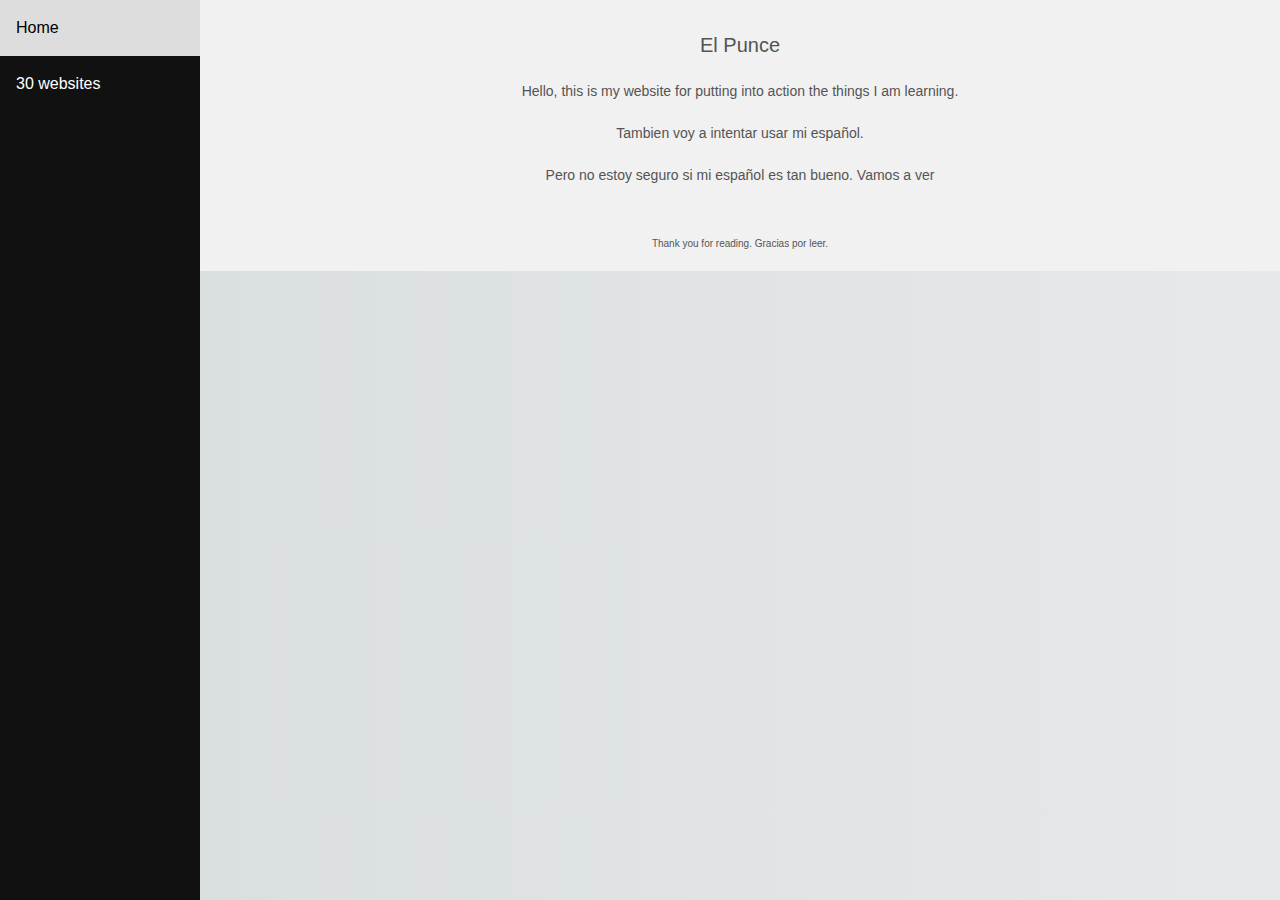
<file: index.html>
<!DOCTYPEhtml>
<html>
    <head>
        <link rel="stylesheet" href="main.css">
        <meta charset="utf-8">
        <meta name="home page" content="Home Page of El Punce">
        <title>El Punce</title>
    </head>
    <body>
    <div class="sidenav">
        <a href="index.html">Home</a>
        <a href="30in30.html">30 websites</a>
    </div>
    <div class="main">
        <div class="header">
            El Punce
            <div class="description"><br />Hello, this is my website for putting into action the things I am learning. <br /><br />Tambien voy a intentar usar mi español. <br /><br />Pero no estoy seguro si mi español es tan bueno. Vamos a ver</div>
        </div>
        <div class="left">
        </div>
        <div class="middle">
        </div>
        <div class="footer">
            <p>Thank you for reading. Gracias por leer.</p>
        </div>
    </div>
    </body>
</html>
</file>
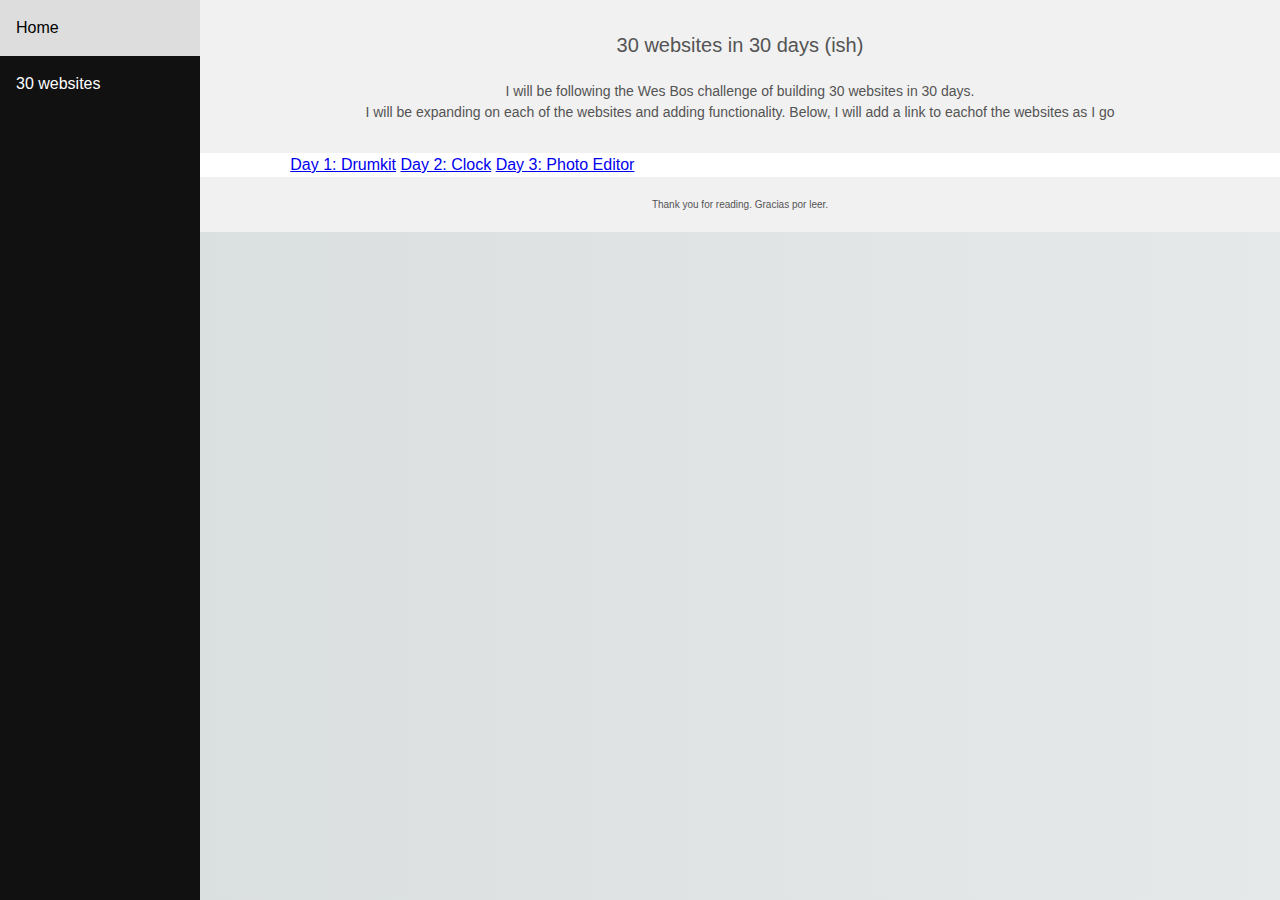
<file: 30in30.html>
<!DOCTYPEhtml>
<html>
    <head>
        <link rel="stylesheet" href="main.css">
        <meta charset="utf-8">
        <meta name="home page" content="Home Page of El Punce">
        <title>El Punce</title>
    </head>
    <body>
    <div class="sidenav">
        <a href="index.html">Home</a>
        <a href="30in30.html">30 websites</a>
    </div>
    <div class="main">
        <div class="header">
            30 websites in 30 days (ish)
            <div class="description"><br />I will be following the Wes Bos challenge of building 30 websites in 30 days.<br />I will be expanding on each of the websites and adding functionality. Below, I will add a link to eachof the websites as I go</div>
        </div>
        <div class="left">
        </div>
        <div class="middle">
            <a href="index-drumkit.html"> Day 1: Drumkit</a>
            <a href="index-clock.html"> Day 2: Clock</a>
            <a href="index-photoeditor.html"> Day 3: Photo Editor</a>
        </div>
        <div class="footer">
            <p>Thank you for reading. Gracias por leer.</p>
        </div>
    </div>  
    </body>
</html>
</file>
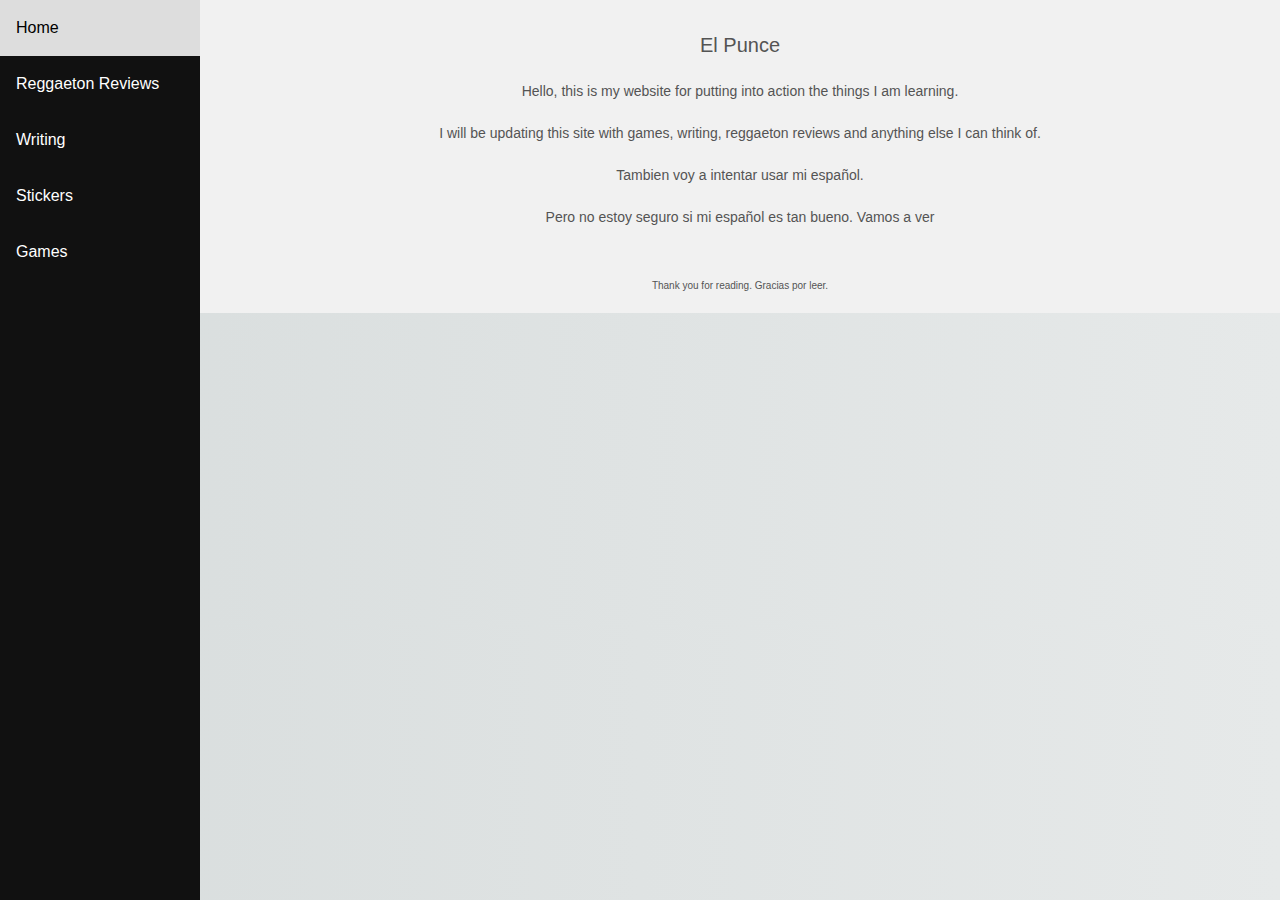
<file: home.html>
<!DOCTYPEhtml>
<html>
    <head>
        <link rel="stylesheet" href="main.css">
        <meta charset="utf-8">
        <meta name="home page" content="Home Page of El Punce">
        <title>El Punce</title>
    </head>
    <body>
    <div class="sidenav">
        <a href="home.html">Home</a>
        <a href="reggaetonreviews.html">Reggaeton Reviews</a>
        <a href="home.html">Writing</a>
        <a href="home.html">Stickers</a>
        <a href="home.html">Games</a>
    </div>
    <div class="main">
        <div class="header">
            El Punce
            <div class="description"><br />Hello, this is my website for putting into action the things I am learning. <br /><br />I will be updating this site with games, writing, reggaeton reviews and anything else I can think of. <br /><br />Tambien voy a intentar usar mi español. <br /><br />Pero no estoy seguro si mi español es tan bueno. Vamos a ver</div>
        </div>
        <div class="left">
        </div>
        <div class="middle">
        </div>
        <div class="footer">
            <p>Thank you for reading. Gracias por leer.</p>
        </div>
    </div>
    </body>
</html>
</file>
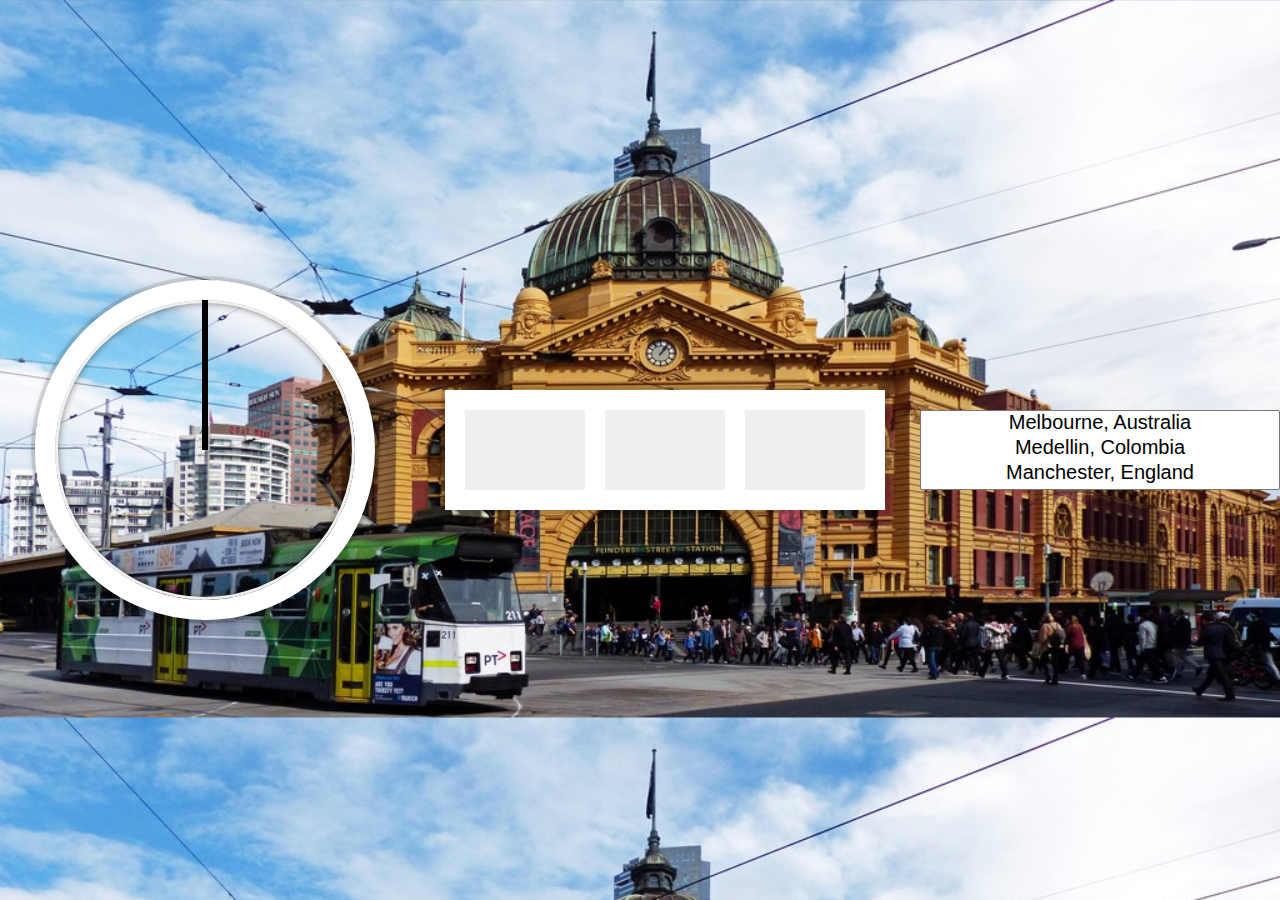
<file: index-clock.html>
<!DOCTYPE html>
<html lang="en">
<head>
  <meta charset="UTF-8">
  <title>Clock</title>
</head>
<body>

    <div class="clock">
      <div class="clock-face">
        <div class="hand hour-hand"></div>
        <div class="hand min-hand"></div>
        <div class="hand second-hand"></div>
      </div>
    </div>

    <div class="threebox">
        <div id="hours" class="clock-box"></div>
        <div id="minutes" class="clock-box"></div>
        <div id="seconds" class="clock-box"></div>
    </div>
    
    <div>
        <select id="timezone" size = "3" class="select-box">
            <option value=aus>Melbourne, Australia</option>
            <option value=col>Medellin, Colombia</option>
            <option value=eng>Manchester, England</option>
        </select>
    </div>    
           
    


  <style>
    html {
      
      background-size: cover;
      font-family: 'helvetica neue';
      text-align: center;
      font-size: 10px;
    }

    body {
        background: #018DED url("pictures/melbourne.jpg");
        background-size: 100%;
      margin: 0;
      font-size: 2rem;
      display: flex;
      flex: 1;
      min-height: 100vh;
      align-items: center;
    }

    .clock {
    float: left;
      width: 30rem;
      height: 30rem;
      border: 20px solid white;
      border-radius: 50%;
      margin: 50px auto;
      position: relative;
      padding: 0rem;
      box-shadow:
        0 0 0 4px rgba(0,0,0,0.1),
        inset 0 0 0 3px #EFEFEF,
        inset 0 0 10px black,
        0 0 10px rgba(0,0,0,0.2);
    }

    .clock-face {
      position: relative;
      width: 100%;
      height: 100%;
      transform: translateY(-3px); /* account for the height of the clock hands */
    }

    .hand {
      width: 50%;
      height: 6px;
      background: black;
      position: absolute;
      top: 50%;
      transform-origin: 100%;
      transform: rotate(90deg);
      transition: all 0.05s;
      transition-timing-function: cubic-bezier(0.1, 3, 0.5, 1);
    }

    .threebox {
      width: 42rem;
      float: left;
      height: 10rem;
      border: 10px solid white;
      margin: 50px auto;
      position: relative;
      padding: 0rem;
      box-shadow:
        0 0 0 4px rgba(0,0,0,0.1),
        inset 0 0 0 3px #EFEFEF,
        inset 0 0 10px black,
        0 0 10px rgba(0,0,0,0.2);
    }

    .clock-box {
      width: 12rem;
      background: #EFEFEF;
      height: 8rem;
      border: 10px solid white;
      float: left;
      text-align: center;
      font-size: 7rem;
    }

    .select-box {
      width: 36rem;
      height: 8rem;
      font-size: 2rem;
      text-align: center;
      margin: 0 auto;
    }

  </style>

  <script>
    const secondHand = document.querySelector('.second-hand');
    const minuteHand = document.querySelector('.min-hand');
    const hourHand = document.querySelector('.hour-hand');
    var currentTimezone = document.getElementById("timezone");
    var body = document.getElementsByTagName("body")[0];

    function setDate() {
        var degreesAdjustment = 0;
        var hoursAdjustment = 0;
        const now = new Date();

        if(timezone.value == "aus") {
            degreesAdjustment = 0;
            hoursAdjustment = 0;
            body.style.backgroundImage = `url("pictures/melbourne.jpg")`;
        }
        else if(timezone.value == "eng") {
            degreesAdjustment = 135;
            hoursAdjustment = -9;
            body.style.backgroundImage = `url("pictures/england.jpg")`;
        }
        else if(timezone.value == "col") {
            degreesAdjustment = 225;
            hoursAdjustment = -15;
            body.style.backgroundImage = `url("pictures/medellin.jpg")`;
        }

        const seconds = now.getSeconds();
        const secondsDegrees = ((seconds / 60) * 360) + 90;
        secondHand.style.transform = `rotate(${secondsDegrees}deg)`;
        var secondsDigital = document.getElementById("seconds");
        secondsDigital.innerHTML = seconds;

        const minutes = now.getMinutes();
        const minutesDegrees = ((minutes / 60) * 360) + 90;
        minuteHand.style.transform = `rotate(${minutesDegrees}deg)`;
        var minutesDigital = document.getElementById("minutes");
        minutesDigital.innerHTML = minutes;
      
        var hours = now.getHours();
        if((hours + hoursAdjustment) < 0) {
            hours = 24 + hours + hoursAdjustment;
        }
        else {
            hours = hours + hoursAdjustment;
        }
        const hoursDegrees = ((hours / 12) * 360) + 90 + degreesAdjustment;
        hourHand.style.transform = `rotate(${hoursDegrees}deg)`;
        var hoursDigital = document.getElementById("hours");
        hoursDigital.innerHTML = hours;

        console.log(seconds);
        console.log(minutes);
        console.log(hours);
        console.log(timezone.value);
        console.log(body.style.backgroundImage);

    }
    
    setInterval(setDate, 1000);
    
  </script>
</body>
</html>
</file>
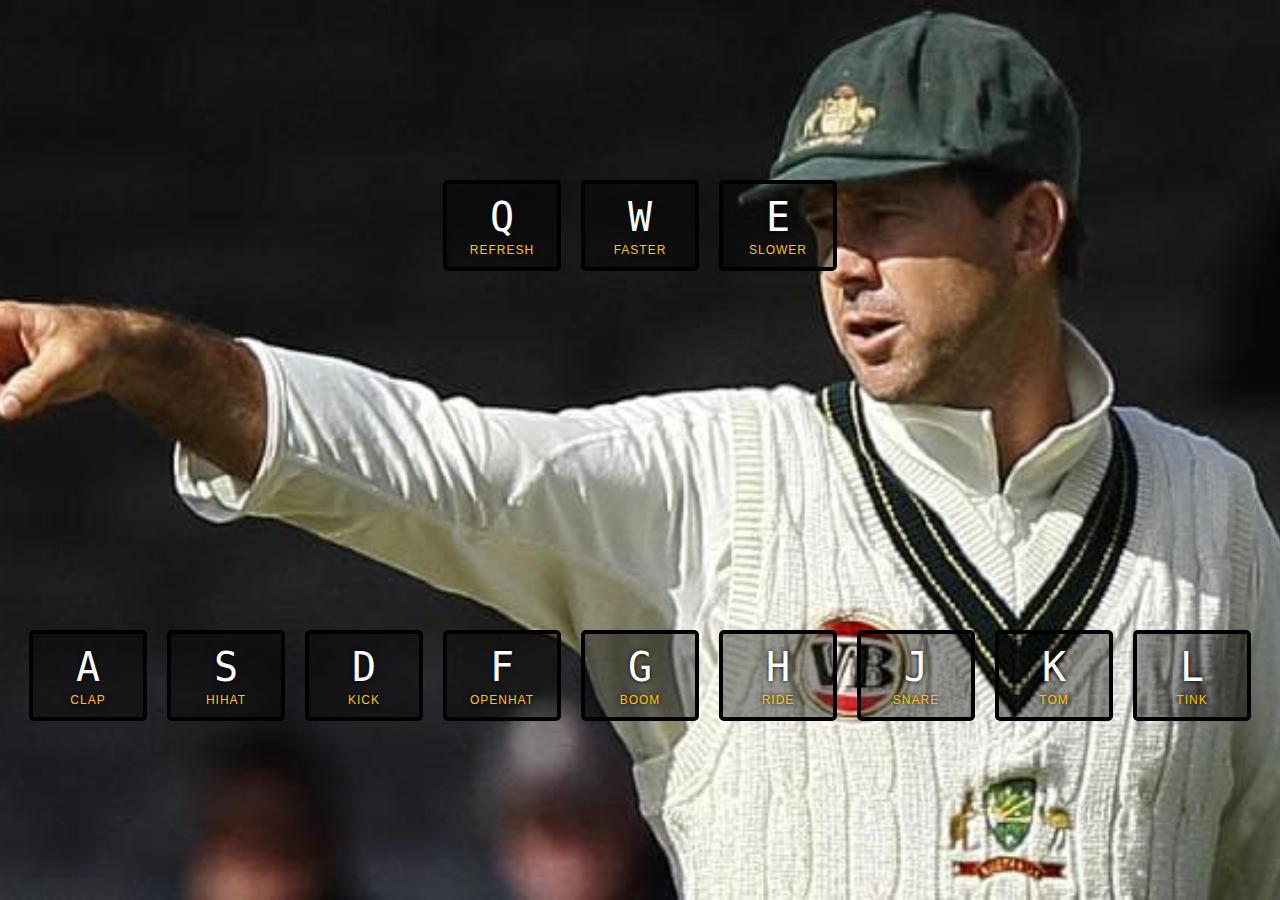
<file: index-drumkit.html>
<!DOCTYPE html>
<html lang="en">
<head>
  <meta charset="UTF-8">
  <title>JS Drum Kit</title>
  <link rel="stylesheet" href="drumkitStyle.css">
</head>
<body>

  <div class="keys">
    <div data-key="81" class="key">
        <kbd>Q</kbd>
        <span class="sound">Refresh</span>
    </div>
    <div data-key="87" class="key">
        <kbd>W</kbd>
        <span class="sound">Faster</span>
    </div>
    <div data-key="69" class="key">
        <kbd>E</kbd>
        <span class="sound">Slower</span>
    </div>
  </div>

      
  <div class="keys">
    <div data-key="65" class="key">
      <kbd>A</kbd>
      <span class="sound">clap</span>
    </div>
    <div data-key="83" class="key">
      <kbd>S</kbd>
      <span class="sound">hihat</span>
    </div>
    <div data-key="68" class="key">
      <kbd>D</kbd>
      <span class="sound">kick</span>
    </div>
    <div data-key="70" class="key">
      <kbd>F</kbd>
      <span class="sound">openhat</span>
    </div>
    <div data-key="71" class="key">
      <kbd>G</kbd>
      <span class="sound">boom</span>
    </div>
    <div data-key="72" class="key">
      <kbd>H</kbd>
      <span class="sound">ride</span>
    </div>
    <div data-key="74" class="key">
      <kbd>J</kbd>
      <span class="sound">snare</span>
    </div>
    <div data-key="75" class="key">
      <kbd>K</kbd>
      <span class="sound">tom</span>
    </div>
    <div data-key="76" class="key">
      <kbd>L</kbd>
      <span class="sound">tink</span>
    </div>
  </div>

  <audio data-key="65" src="sounds/clap.wav"></audio>
  <audio data-key="83" src="sounds/hihat.wav"></audio>
  <audio data-key="68" src="sounds/kick.wav"></audio>
  <audio data-key="70" src="sounds/openhat.wav"></audio>
  <audio data-key="71" src="sounds/boom.wav"></audio>
  <audio data-key="72" src="sounds/ride.wav"></audio>
  <audio data-key="74" src="sounds/snare.wav"></audio>
  <audio data-key="75" src="sounds/tom.wav"></audio>
  <audio data-key="76" src="sounds/tink.wav"></audio>

<script>

  function removeTransition(e) {
    if (e.propertyName !== 'transform') return;
    e.target.classList.remove('playing');
  }
  
  function playSound(e) {
    console.log(e);
    var recurringSound = function() {
        const audio = document.querySelector(`audio[data-key="${e.keyCode}"]`);
        const key = document.querySelector(`.key[data-key="${e.keyCode}"]`);
        if(e.keyCode == 81) {
            location.reload();
        }
        if(soundOn = true) {
            if(!audio) return;
            key.classList.add('playing');
            audio.currentTime = 0;
            audio.play();
            setTimeout(recurringSound, speed); 
        }
        else {
            return;
        }      
    }
    recurringSound();
  };

  function changeSpeed(e) {
    const modifier = document.querySelector(`.key[data-key="${e.keyCode}"]`);
    if (e.keyCode == 87) {
        speed = speed / 1.1;
    } 
    else if (e.keyCode == 69) {
        speed = speed * 1.1;
    }
    else {
        return;
    }
  }

  var speed = 1000;
  const keys = Array.from(document.querySelectorAll('.key'));
  keys.forEach(key => key.addEventListener('transitionend', removeTransition));
  window.addEventListener('keydown', playSound);
  window.addEventListener('keydown', changeSpeed);

</script>


</body>
</html>
</file>
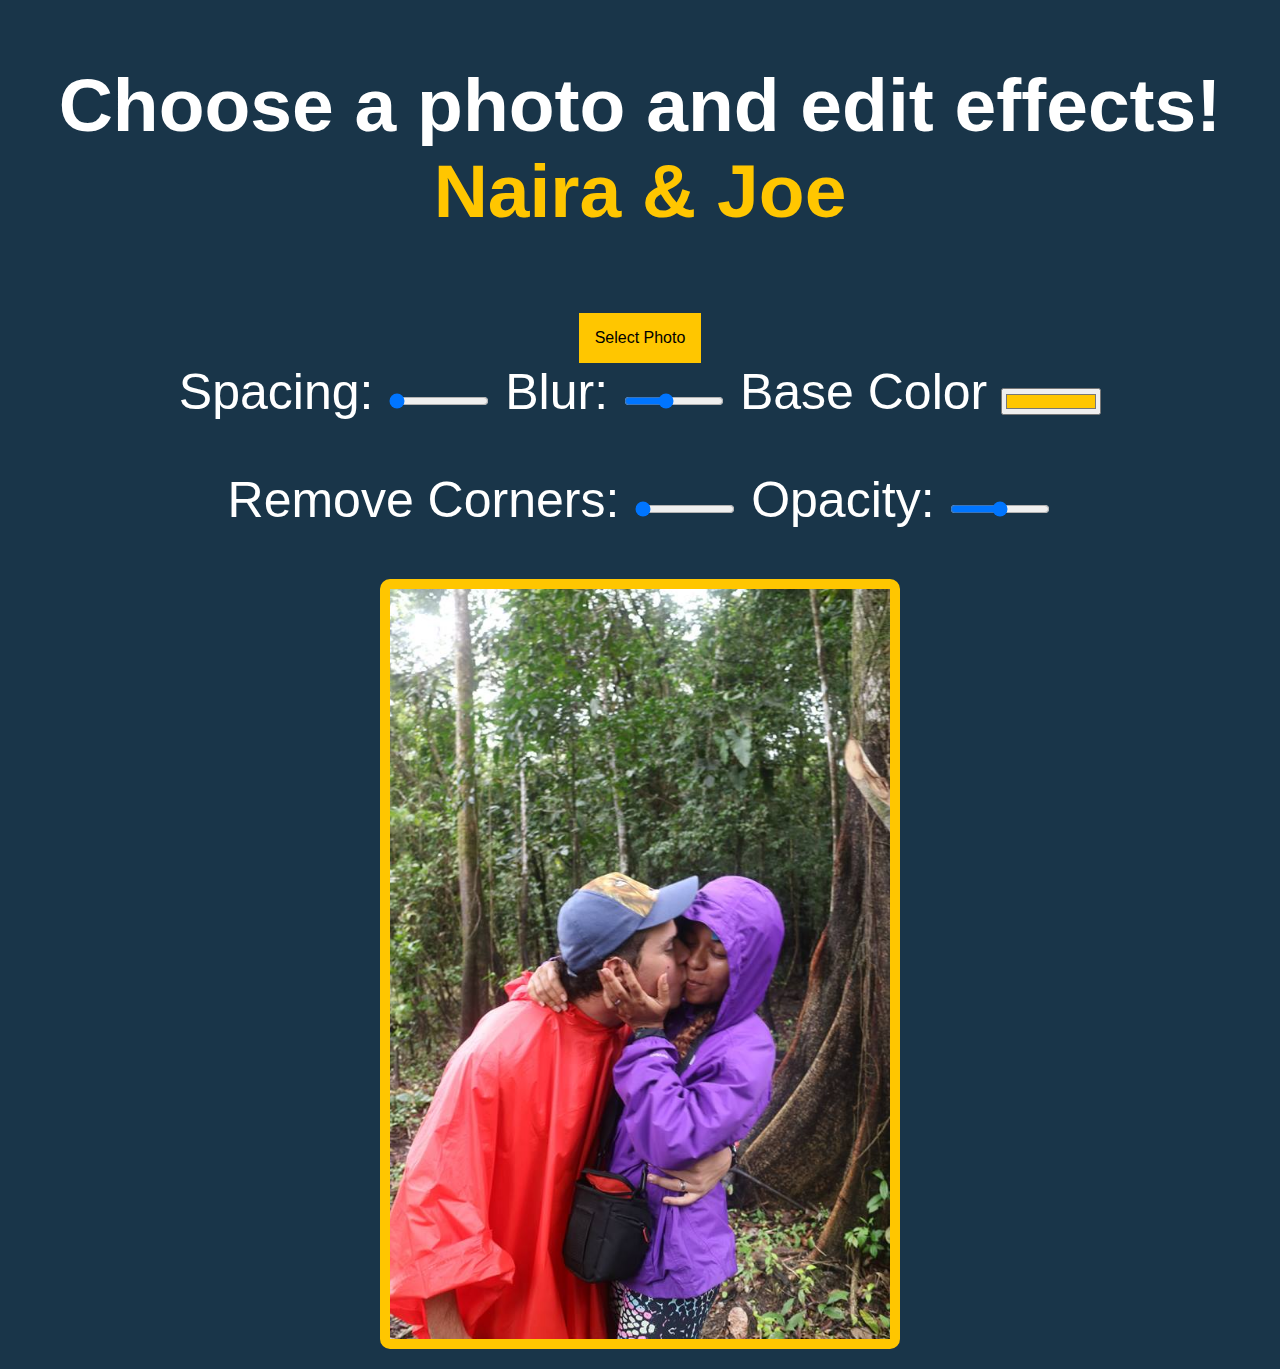
<file: index-photoeditor.html>
<!DOCTYPE html>
<html lang="en">
<head>
  <meta charset="UTF-8">
  <title>Photos of Joe & Naira</title>
</head>
<body>
  <h2>Choose a photo and edit effects! </br> <span class='hl'>Naira & Joe</span></h2>
  <div class="dropdown">
      <button class="dropbtn">Select Photo</button>
      <div class="dropdown-content">
          <div id="amazonas" class="options">The Amazon</div>
          <div id="ciudadperdida" class="options">The Lost City</div>
          <div id="guatape" class="options">Guatape</div>
      </div>
  </div>
  <div class="controls">
    <label for="spacing">Spacing:</label>
    <input id="spacing" type="range" name="spacing" min="10" max="200" value="10" data-sizing="px">

    <label for="blur">Blur:</label>
    <input id="blur" type="range" name="blur" min="0" max="25" value="10" data-sizing="px">

    <label for="base">Base Color</label>
    <input id="base" type="color" name="base" value="#ffc600">
  </div>
  <div class="controls">
        <label for="corner">Remove Corners:</label>
        <input id="corner" type="range" name="corner" min="10" max="400" value="10" data-sizing="px">
    
        <label for="opacity">Opacity:</label>
        <input id="opacity" type="range" name="opacity" min="0" max="2" value="1%" data-sizing="">
    
      </div>
  
  <img id="photo" src=pictures/amazonas.jpg width = 500rem>

  <style>

    :root {
      --base: #ffc600;
      --spacing: 10px;
      --blur: 0px;
      --corner: 10px;
      --opacity: 100%;
    }

    img {
      padding: var(--spacing);
      background: var(--base);
      filter: blur(var(--blur));
      opacity: var(--opacity);
      border-radius: var(--corner);
    }

    .hl {
      color: var(--base);
    }

    .dropbtn {
        background-color: var(--base);
        color: black;
        padding: 16px;
        font-size: 16px;
        border: none;
        cursor: pointer;
    }

    .dropdown {
        position: relative;
        display: inline-block;
    }

    .dropdown-content {
        display: none;
        position: absolute;
        background-color: #f9f9f9;
        min-width: 160px;
        box-shadow: 0px 8px 16px 0px rgba(0,0,0,0.2);
        z-index: 1;
    }

    .dropdown-content a {
        color: black;
        padding: 12px 16px;
        text-decoration: none;
        display: block;
    }

    .dropdown-content a:hover {background-color: #f1f1f1}

    .dropdown:hover .dropdown-content {
        display: block;
    }    

    .dropdown:hover .dropbtn {
        background-color: #f1f1f1;
    }

    .options {
        color: black;
        font-size: 12px;
        padding-top: 1rem;
        padding-bottom: 1rem;
    }

    .options:hover {
        background-color: var(--base);
        cursor: pointer;
    }    

    /*
      misc styles, nothing to do with CSS variables
    */

    body {
      text-align: center;
      background: #193549;
      color: white;
      font-family: 'helvetica neue', sans-serif;
      font-weight: 100;
      font-size: 50px;
    }

    .controls {
      margin-bottom: 50px;
    }

    input {
      width: 100px;
    }
  </style>

  <script>
    const inputs = document.querySelectorAll('.controls input');

    function handleUpdate() {
      const suffix = this.dataset.sizing || '';
      document.documentElement.style.setProperty(`--${this.name}`, this.value + suffix);
      console.log(this.name);
    }

    inputs.forEach(input => input.addEventListener('change', handleUpdate));
    inputs.forEach(input => input.addEventListener('mousemove', handleUpdate));

    document.getElementById("amazonas").addEventListener("click", changePhotoAmazonas);
    document.getElementById("ciudadperdida").addEventListener("click", changePhotoCP);
    document.getElementById("guatape").addEventListener("click", changePhotoGuatape);

    function changePhotoAmazonas() {
        document.getElementById("photo").src = `pictures/amazonas.jpg`;
    }

    function changePhotoCP() {
        document.getElementById("photo").src = `pictures/ciudadperdida.jpg`;
    }

    function changePhotoGuatape() {
        document.getElementById("photo").src = `pictures/guatape.jpg`;
    }

  </script>

</body>
</html>
</file>
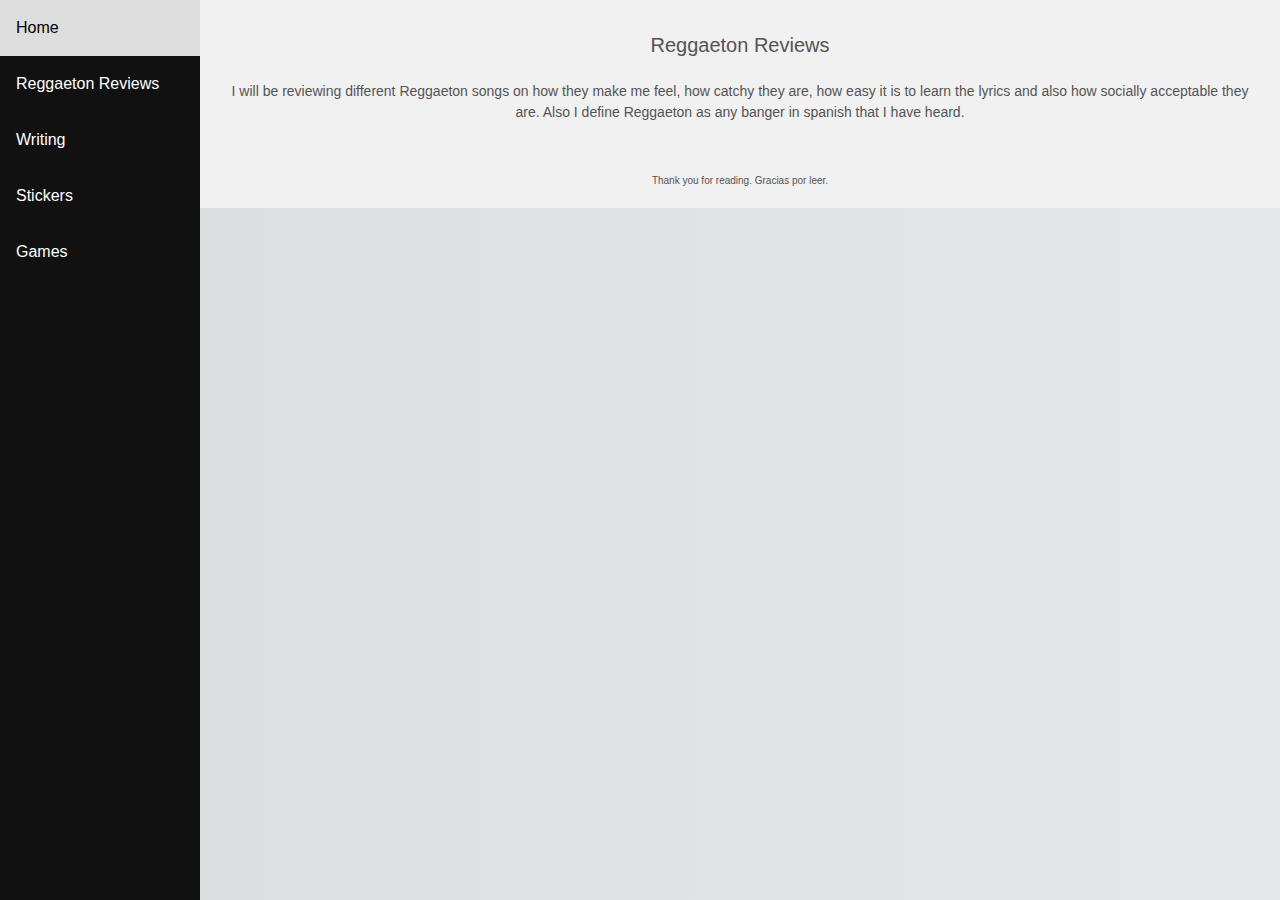
<file: reggaetonreviews.html>
<!DOCTYPEhtml>
<html>
    <head>
        <link rel="stylesheet" href="main.css">
        <meta charset="utf-8">
        <meta name="home page" content="Home Page of El Punce">
        <title>El Punce</title>
    </head>
    <body>
    <div class="sidenav">
        <a href="home.html">Home</a>
        <a href="reggaetonreviews.html">Reggaeton Reviews</a>
        <a href="home.html">Writing</a>
        <a href="home.html">Stickers</a>
        <a href="home.html">Games</a>
    </div>
    <div class="main">
        <div class="header">
            Reggaeton Reviews
            <div class="description"><br />I will be reviewing different Reggaeton songs on how they make me feel, how catchy they are, how easy it is to learn the lyrics and also how socially acceptable they are. Also I define Reggaeton as any banger in spanish that I have heard.</div>
        </div>
        <div class="left">
        </div>
        <div class="middle">
        </div>
        <div class="footer">
            <p>Thank you for reading. Gracias por leer.</p>
        </div>
    </div>  
    </body>
</html>
</file>
<file: main.css>
html {
    background: #e6e9e9;
    background-image: linear-gradient(270deg, rgb(230, 233, 233) 0%, rgb(216, 221, 221) 100%);
    -webkit-font-smoothing: antialiased;
    font-family: "Lucida Sans", sans-serif;
}

body {
    background: #fff;
    color: #545454;
    font-family: "Helvetica Neue", Helvetica, Arial, sans-serif;
    font-size: 16px;
    line-height: 1.5;
    margin: 0 auto;
}

* {
    box-sizing: border-box;
}

.header {
    grid-area: header;
    background-color: #f1f1f1;
    padding: 30px;
    text-align: center;
    font-size: 20px;
}

.description {
    font-size: 14px;
}

.main {
    margin-left: 200px;
    display: grid;
    grid-template-areas: 
  'header header header header header header' 
  'left left middle middle right right' 
  'footer footer footer footer footer footer';
}
    
.left {
    grid-area: left;
}

.description {
    font-size 8px
}

.middle {
    grid-area: middle;
}

.right {
    grid-area: right;
}

.footer {
    grid-area: footer;
    font-size: 10px;
    background-color: #f1f1f1;
    padding: 10px;
    text-align: center;
}

.sidenav {
    height: 100%;
    width: 200px;
    position: fixed;
    z-index: 1;
    top: 0;
    left: 0;
    background-color: #111;
    overflow-x: hidden;
}

.sidenav a {
    color: white;
    padding: 16px;
    text-decoration: none;
    display: block;
}

/* Change color on hover */
.sidenav a:hover {
    background-color: #ddd;
    color: black;
}
</file>
<file: drumkitStyle.css>
html {
  font-size: 10px;
  background: url("pictures/Ricky.jpg") bottom center;
  background-size: cover;
}

body,html {
  margin: 0;
  padding: 0;
  font-family: sans-serif;
}

.keys {
  display: flex;
  flex: 1;
  min-height: 50vh;
  align-items: center;
  justify-content: center;
}

.key {
  border: .4rem solid black;
  border-radius: .5rem;
  margin: 1rem;
  font-size: 1.5rem;
  padding: 1rem .5rem;
  transition: all .07s ease;
  width: 10rem;
  text-align: center;
  color: white;
  background: rgba(0,0,0,0.4);
  text-shadow: 0 0 .5rem black;
}

.playing {
  transform: scale(1.2);
  border-color: #ffc600;
  box-shadow: 0 0 1rem #ffc600;
}

kbd {
  display: block;
  font-size: 4rem;
}

.sound {
  font-size: 1.2rem;
  text-transform: uppercase;
  letter-spacing: .1rem;
  color: #ffc600;
}
</file>
